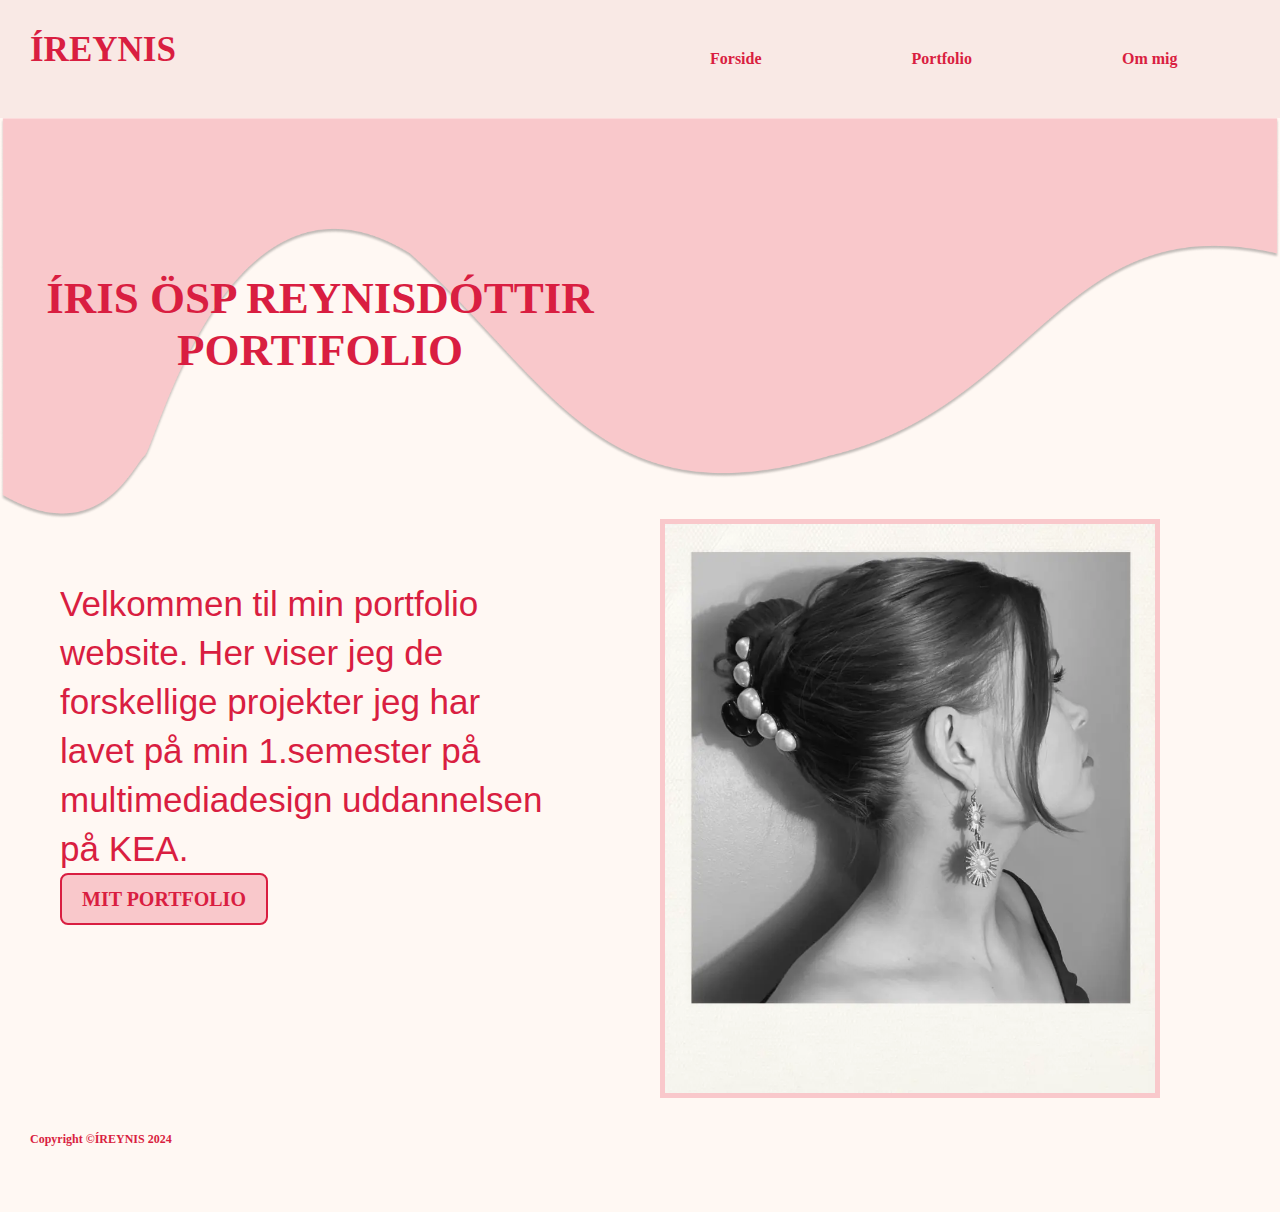
<file: index.html>
<!DOCTYPE html>
<html lang="en">
  <head>
    <meta charset="UTF-8" />
    <meta name="viewport" content="width=device-width, initial-scale=1.0" />
    <meta name="robots" content="noindex" />
    <title>Forside</title>
    <link rel="apple-touch-icon" sizes="180x180" href="favicon_port/apple-touch-icon.png" />
    <link rel="icon" type="image/png" sizes="32x32" href="favicon_port/favicon-32x32.png" />
    <link rel="icon" type="image/png" sizes="16x16" href="favicon_port/favicon-16x16.png" />
    <link rel="manifest" href="favicon_port/site.webmanifest" />
    <link rel="stylesheet" href="style/style.css" />
    <link rel="stylesheet" href="style/layout.css" />
  </head>
  <body>
    <header>
      <section class="grid_1-1">
        <div class="logo">
          <a href="index.html">ÍREYNIS</a>
        </div>
        <div class="navbar">
          <nav>
            <ul>
              <li><a href="index.html">Forside</a></li>
              <li class="dropdown">
                <a href="portifolio.html" class="dropbtn">Portfolio</a>
                <div class="dropdown-content">
                  <a href="tema2.html">Tema 2</a>
                  <a href="tema3.html">Tema 3</a>
                  <a href="tema4.html">Tema 4</a>
                  <a href="tema5.html">Tema 5</a>
                </div>
              </li>
              <li><a href="about.html">Om&nbsp;mig</a></li>
            </ul>
          </nav>
        </div>
      </section>
    </header>
    <main>
      <div class="containter">
        <img src="photos/Vector3.png" class="bordi" alt="pink illustration" />
        <h1>
          ÍRIS ÖSP REYNISDÓTTIR <br />
          PORTIFOLIO
        </h1>
      </div>

      <section class="grid_1-1">
        <div class="fronttekst">
          <h4>Velkommen til min portfolio website. Her viser jeg de forskellige projekter jeg har lavet på min 1.semester på multimediadesign uddannelsen på KEA.</h4>
          <div class="portbtn">
            <a href="portifolio.html" class="portlink">MIT PORTFOLIO</a>
          </div>
        </div>
        <div class="front">
          <img src="photos/forsidewebp.webp" class="frontphoto" alt="side profile girl" />
        </div>
      </section>
    </main>

    <footer><h5>Copyright &copy;ÍREYNIS 2024</h5></footer>
  </body>
</html>
</file>
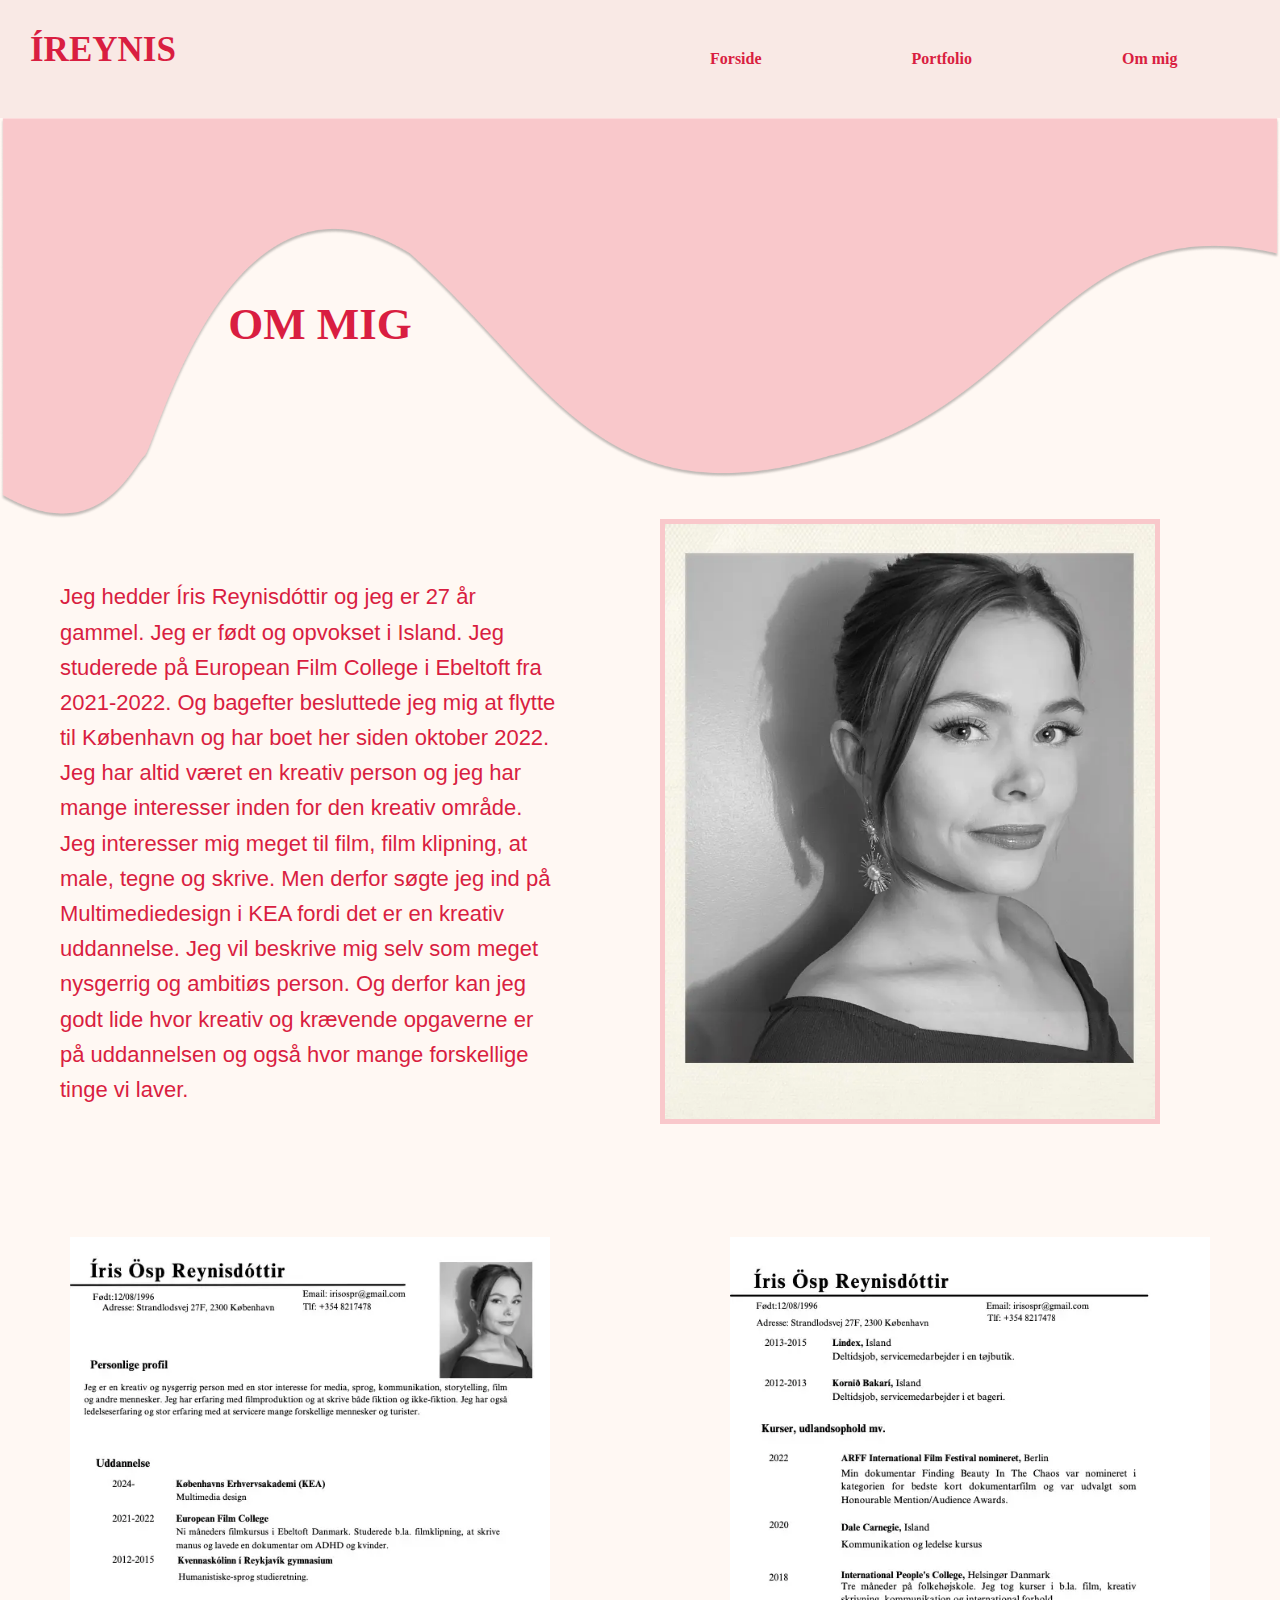
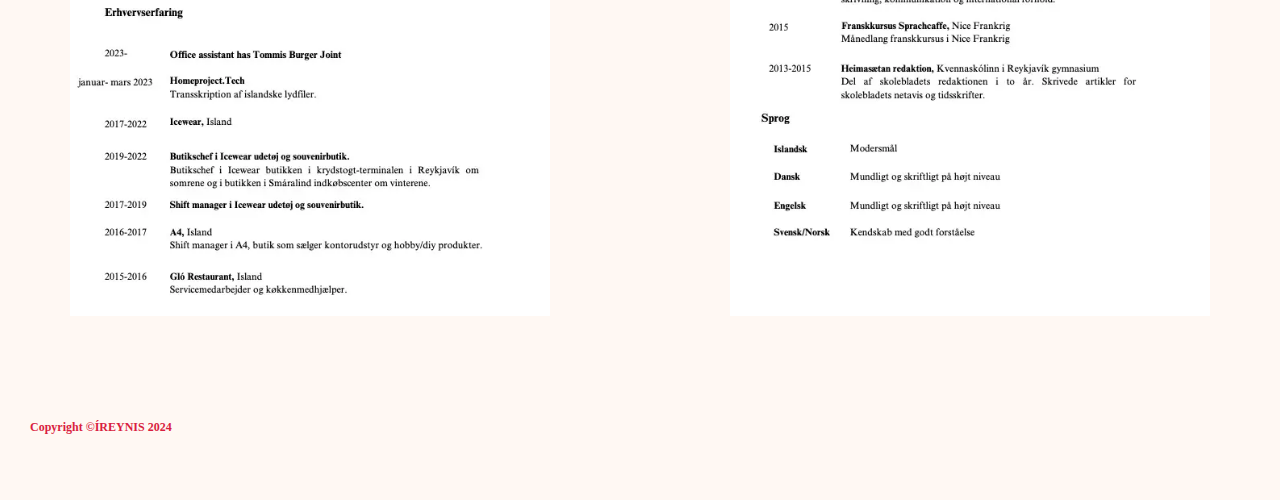
<file: about.html>
<!DOCTYPE html>
<html lang="en">
  <head>
    <meta charset="UTF-8" />
    <meta name="viewport" content="width=device-width, initial-scale=1.0" />
    <meta name="robots" content="noindex" />
    <title>Om mig</title>
    <link rel="apple-touch-icon" sizes="180x180" href="favicon_port/apple-touch-icon.png" />
    <link rel="icon" type="image/png" sizes="32x32" href="favicon_port/favicon-32x32.png" />
    <link rel="icon" type="image/png" sizes="16x16" href="favicon_port/favicon-16x16.png" />
    <link rel="manifest" href="favicon_port/site.webmanifest" />
    <link rel="stylesheet" href="style/style.css" />
    <link rel="stylesheet" href="style/layout.css" />
  </head>
  <body>
    <header>
      <section class="grid_1-1">
        <div class="logo">
          <a href="index.html">ÍREYNIS</a>
        </div>
        <div class="navbar">
          <nav>
            <ul>
              <li><a href="index.html">Forside</a></li>
              <li class="dropdown">
                <a href="portifolio.html" class="dropbtn">Portfolio</a>
                <div class="dropdown-content">
                  <a href="tema2.html">Tema 2</a>
                  <a href="tema3.html">Tema 3</a>
                  <a href="tema4.html">Tema 4</a>
                  <a href="tema5.html">Tema 5</a>
                </div>
              </li>
              <li><a href="about.html">Om&nbsp;mig</a></li>
            </ul>
          </nav>
        </div>
      </section>
    </header>
    <main>
      <div class="containter">
        <img src="photos/Vector3.png" class="bordi" alt="pink illustration" />
        <h1>OM MIG</h1>
      </div>
      <section class="grid_1-1">
        <div class="omtekst">
          <p>Jeg hedder Íris Reynisdóttir og jeg er 27 år gammel. Jeg er født og opvokset i Island. Jeg studerede på European Film College i Ebeltoft fra 2021-2022. Og bagefter besluttede jeg mig at flytte til København og har boet her siden oktober 2022. Jeg har altid været en kreativ person og jeg har mange interesser inden for den kreativ område. Jeg interesser mig meget til film, film klipning, at male, tegne og skrive. Men derfor søgte jeg ind på Multimediedesign i KEA fordi det er en kreativ uddannelse. Jeg vil beskrive mig selv som meget nysgerrig og ambitiøs person. Og derfor kan jeg godt lide hvor kreativ og krævende opgaverne er på uddannelsen og også hvor mange forskellige tinge vi laver.</p>
        </div>
        <div class="omside">
          <img src="photos/jeg.webp" class="myself" alt="portrait photo girl" />
        </div>
      </section>
      <section class="grid_1-1">
        <div class="tema-tekst">
          <img src="photos/cv1.webp" class="cv1" alt="CV" />
        </div>
        <div class="tema-tekst">
          <img src="photos/cv2.webp" class="cv2" alt="CV" />
        </div>
      </section>
    </main>
    <footer><h5>Copyright &copy;ÍREYNIS 2024</h5></footer>
  </body>
</html>
</file>
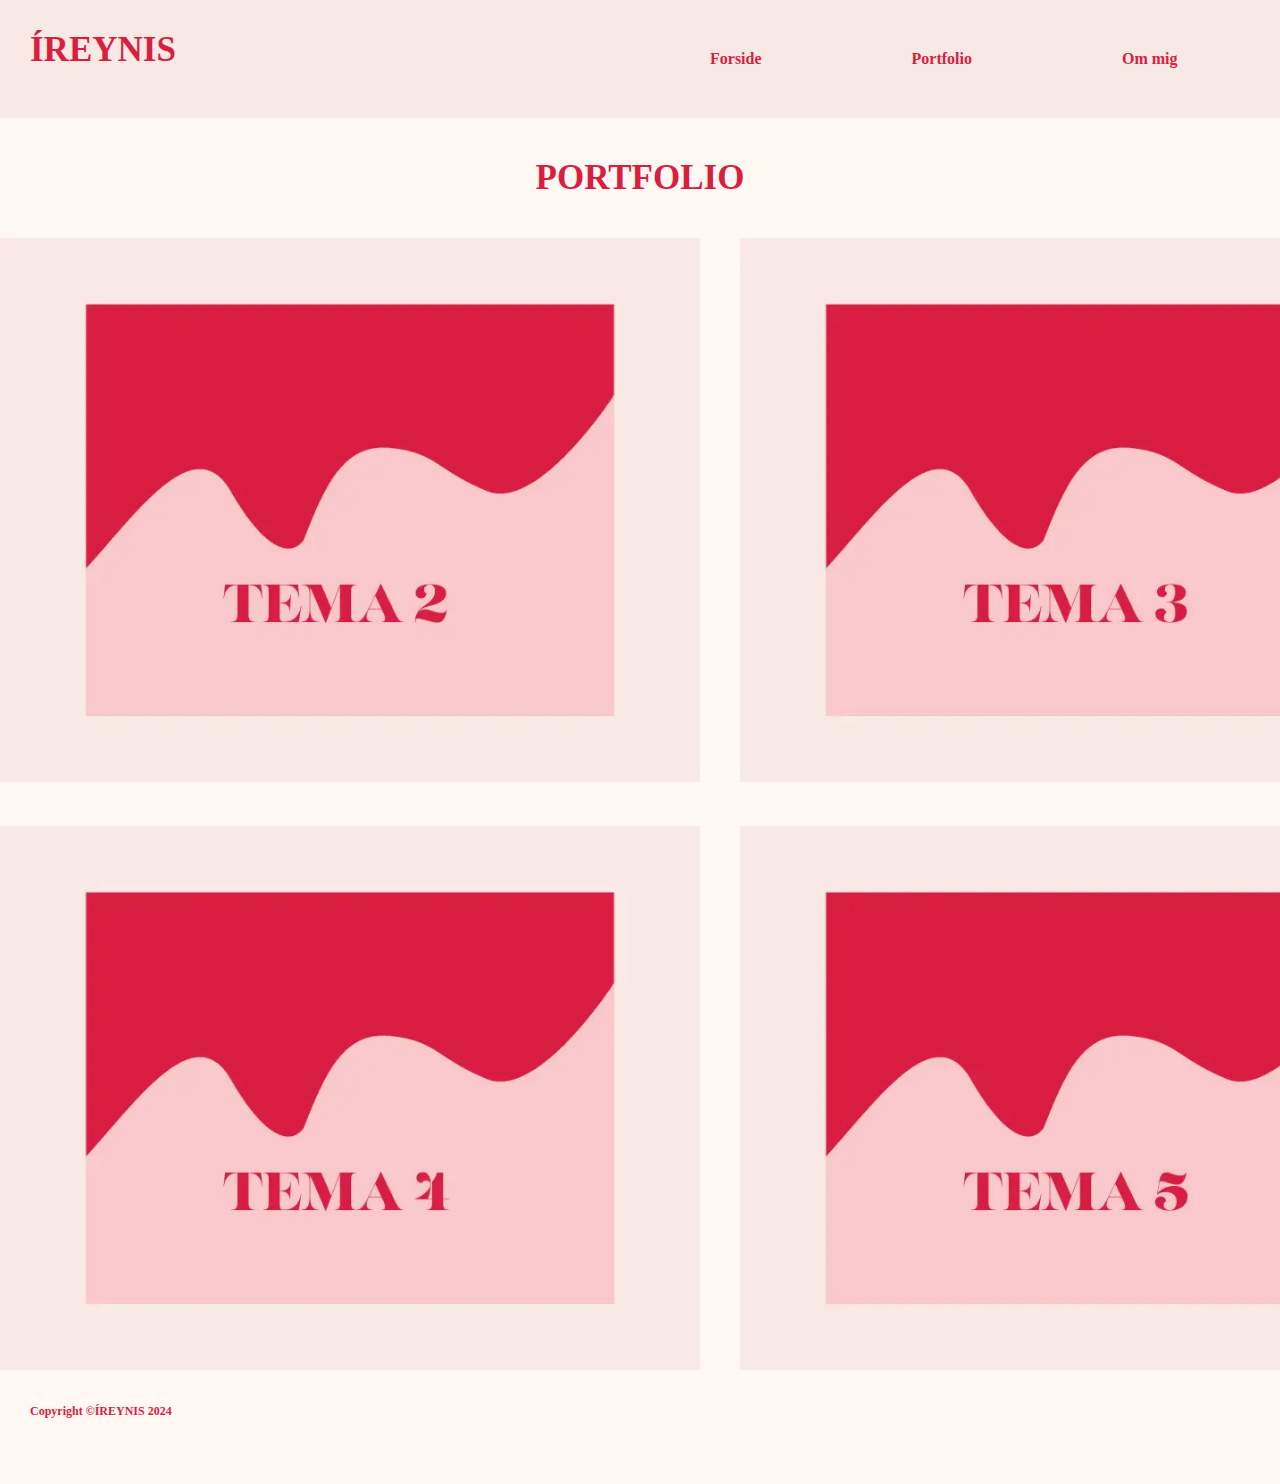
<file: portifolio.html>
<!DOCTYPE html>
<html lang="da">
  <head>
    <meta charset="UTF-8" />
    <meta name="viewport" content="width=device-width, initial-scale=1.0" />
    <meta name="robots" content="noindex" />
    <title>Portifolio</title>
    <link rel="apple-touch-icon" sizes="180x180" href="favicon_port/apple-touch-icon.png" />
    <link rel="icon" type="image/png" sizes="32x32" href="favicon_port/favicon-32x32.png" />
    <link rel="icon" type="image/png" sizes="16x16" href="favicon_port/favicon-16x16.png" />
    <link rel="manifest" href="favicon_port/site.webmanifest" />
    <link rel="stylesheet" href="style/style.css" />
    <link rel="stylesheet" href="style/layout.css" />
  </head>
  <body>
    <header>
      <section class="grid_1-1">
        <div class="logo">
          <a href="index.html">ÍREYNIS</a>
        </div>
        <div class="navbar">
          <nav>
            <ul>
              <li><a href="index.html">Forside</a></li>
              <li class="dropdown">
                <a href="portifolio.html" class="dropbtn">Portfolio</a>
                <div class="dropdown-content">
                  <a href="tema2.html">Tema 2</a>
                  <a href="tema3.html">Tema 3</a>
                  <a href="tema4.html">Tema 4</a>
                  <a href="tema5.html">Tema 5</a>
                </div>
              </li>
              <li><a href="about.html">Om&nbsp;mig</a></li>
            </ul>
          </nav>
        </div>
      </section>
    </header>
    <main>
      <div class="porti-tekst">
        <h2>PORTFOLIO</h2>
      </div>
      <section class="grid_1-1">
        <div class="porti">
          <a href="tema2.html">
            <img src="photos/tema2.webp" class="tema2" alt="Box illustration" />
          </a>
        </div>
        <div class="porti">
          <a href="tema3.html">
            <img src="photos/tema3.webp" class="tema3" alt="Box illustration" />
          </a>
        </div>
        <div class="porti">
          <a href="tema4.html">
            <img src="photos/tema4.webp" class="tema4" alt="Box illustration" />
          </a>
        </div>
        <div class="porti">
          <a href="tema5.html">
            <img src="photos/tema5.webp" class="tema5" alt="Box illustration" />
          </a>
        </div>
      </section>
    </main>
    <footer><h5>Copyright &copy;ÍREYNIS 2024</h5></footer>
  </body>
</html>
</file>
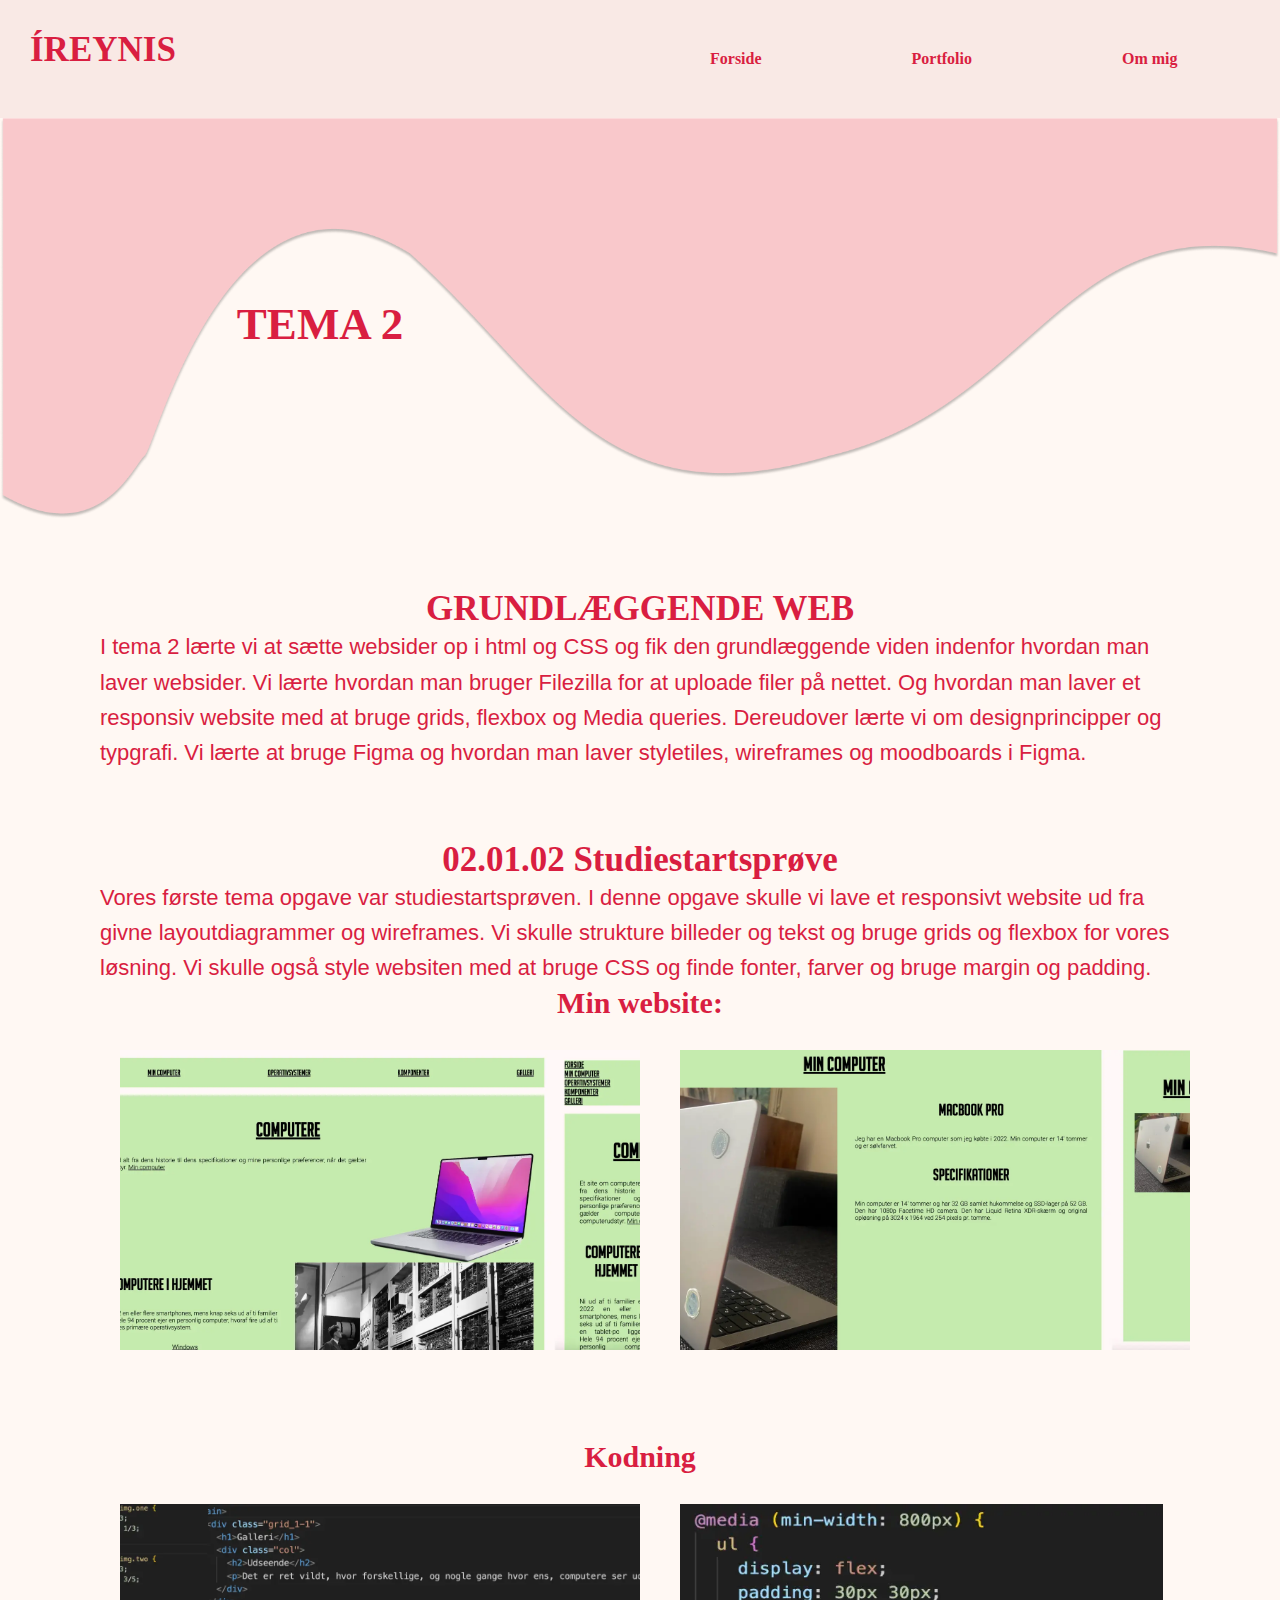
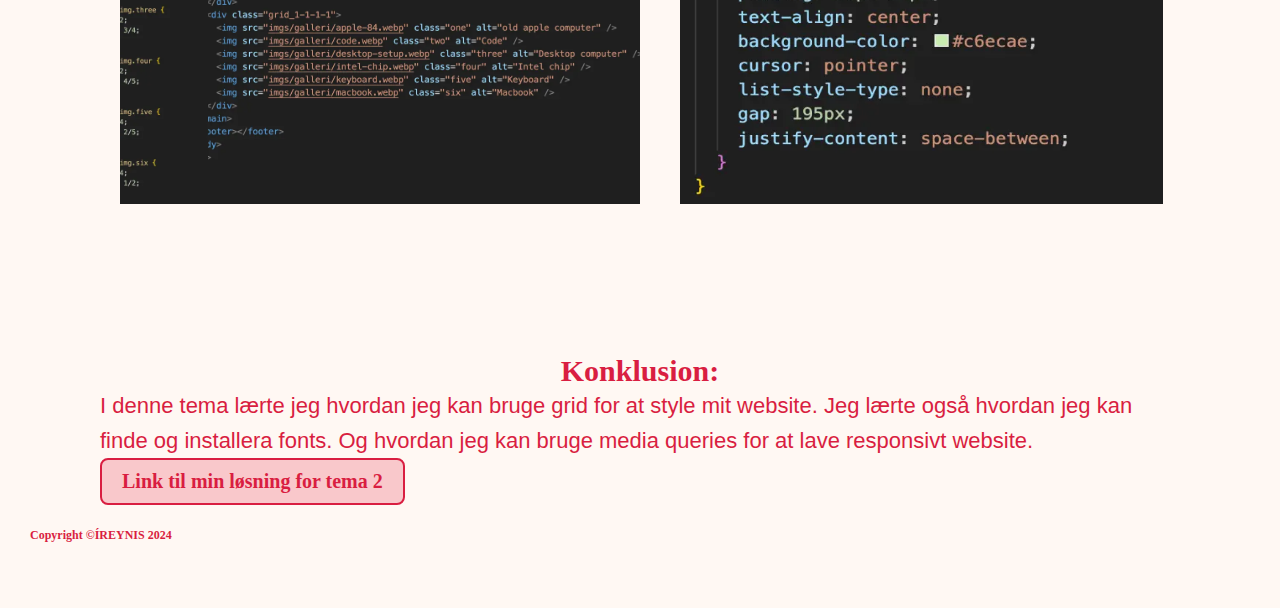
<file: tema2.html>
<!DOCTYPE html>
<html lang="da">
  <head>
    <meta charset="UTF-8" />
    <meta name="viewport" content="width=device-width, initial-scale=1.0" />
    <meta name="robots" content="noindex" />
    <title>Tema 2</title>
    <link rel="apple-touch-icon" sizes="180x180" href="favicon_port/apple-touch-icon.png" />
    <link rel="icon" type="image/png" sizes="32x32" href="favicon_port/favicon-32x32.png" />
    <link rel="icon" type="image/png" sizes="16x16" href="favicon_port/favicon-16x16.png" />
    <link rel="manifest" href="favicon_port/site.webmanifest" />
    <link rel="stylesheet" href="style/style.css" />
    <link rel="stylesheet" href="style/layout.css" />
  </head>
  <body>
    <header>
      <section class="grid_1-1">
        <div class="logo">
          <a href="index.html">ÍREYNIS</a>
        </div>
        <div class="navbar">
          <nav>
            <ul>
              <li><a href="index.html">Forside</a></li>
              <li class="dropdown">
                <a href="portifolio.html" class="dropbtn">Portfolio</a>
                <div class="dropdown-content">
                  <a href="tema2.html">Tema 2</a>
                  <a href="tema3.html">Tema 3</a>
                  <a href="tema4.html">Tema 4</a>
                  <a href="tema5.html">Tema 5</a>
                </div>
              </li>
              <li><a href="about.html">Om&nbsp;mig</a></li>
            </ul>
          </nav>
        </div>
      </section>
    </header>
    <main>
      <div class="containter">
        <img src="photos/Vector3.png" class="bordi" alt="pink illustration" />
        <h1>TEMA 2</h1>
      </div>
      <div class="tema">
        <div class="tema-tekst">
          <h2>GRUNDLÆGGENDE WEB</h2>
          <p>I tema 2 lærte vi at sætte websider op i html og CSS og fik den grundlæggende viden indenfor hvordan man laver websider. Vi lærte hvordan man bruger Filezilla for at uploade filer på nettet. Og hvordan man laver et responsiv website med at bruge grids, flexbox og Media queries. Dereudover lærte vi om designprincipper og typgrafi. Vi lærte at bruge Figma og hvordan man laver styletiles, wireframes og moodboards i Figma.</p>
        </div>

        <div class="tema-tekst">
          <h2>02.01.02 Studiestartsprøve</h2>

          <p>Vores første tema opgave var studiestartsprøven. I denne opgave skulle vi lave et responsivt website ud fra givne layoutdiagrammer og wireframes. Vi skulle strukture billeder og tekst og bruge grids og flexbox for vores løsning. Vi skulle også style websiten med at bruge CSS og finde fonter, farver og bruge margin og padding.</p>
          <h3>Min website:</h3>
          <div class="slideshow">
            <img src="photos/tema2pic.webp" alt="website screenshot" />
            <img src="photos/mincomputer.webp" alt="website screenshot" />
            <img src="photos/operative.webp" alt="website screenshot" />
            <img src="photos/kompo.webp" alt="website screenshot" />
            <img src="photos/galleri.webp" alt="website screenshot" />
          </div>
          <h3>Kodning</h3>
          <div class="slideshow">
            <img src="photos/grid.webp" alt="grids" />
            <img src="photos/media.webp" alt="media" />
            <img src="photos/font.webp" alt="font" />
          </div>
        </div>
        <div class="tema-tekst">
          <h3>Konklusion:</h3>
          <p>I denne tema lærte jeg hvordan jeg kan bruge grid for at style mit website. Jeg lærte også hvordan jeg kan finde og installera fonts. Og hvordan jeg kan bruge media queries for at lave responsivt website.</p>
          <div class="portbtn">
            <a href="http://ireynis.dk/kea/02_web/01_website/website/index.html" target="blank" class="portlink">Link til min løsning for tema 2</a>
          </div>
        </div>
      </div>
    </main>

    <footer><h5>Copyright &copy;ÍREYNIS 2024</h5></footer>
  </body>
</html>
</file>
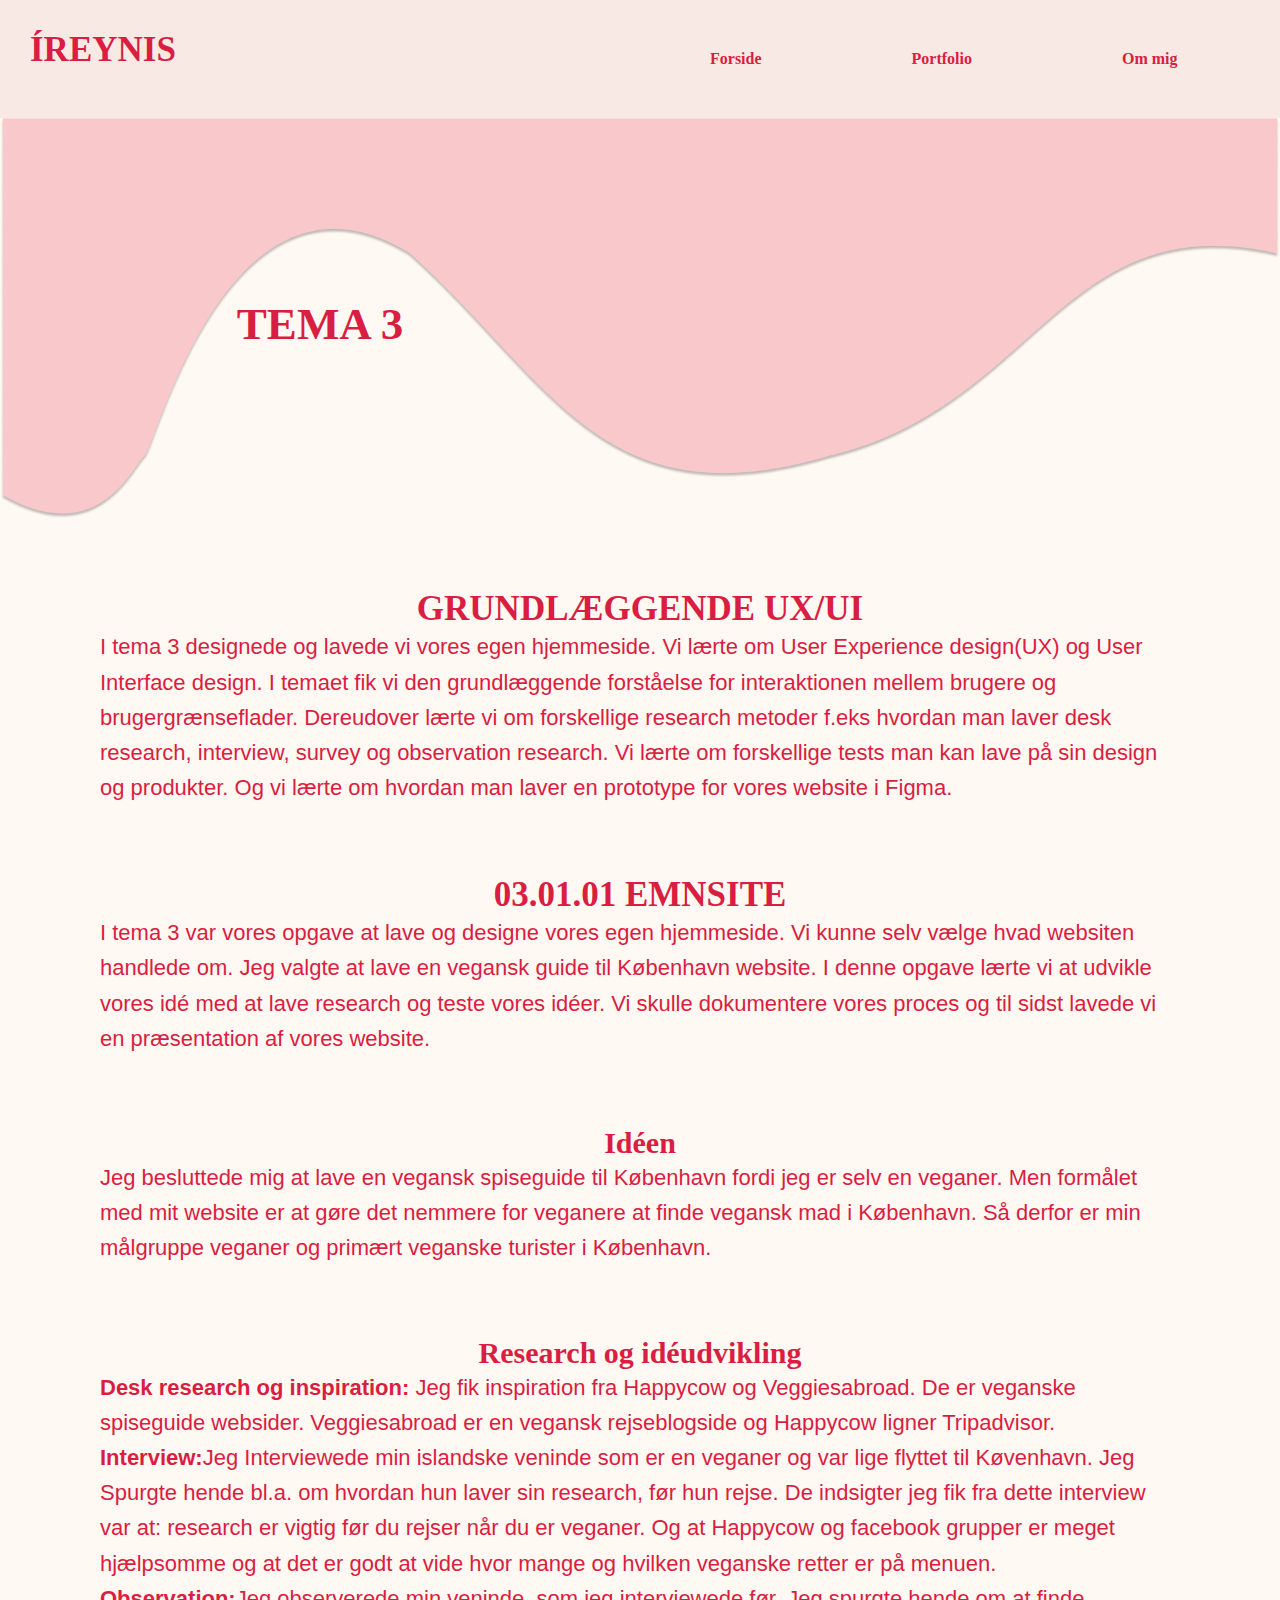
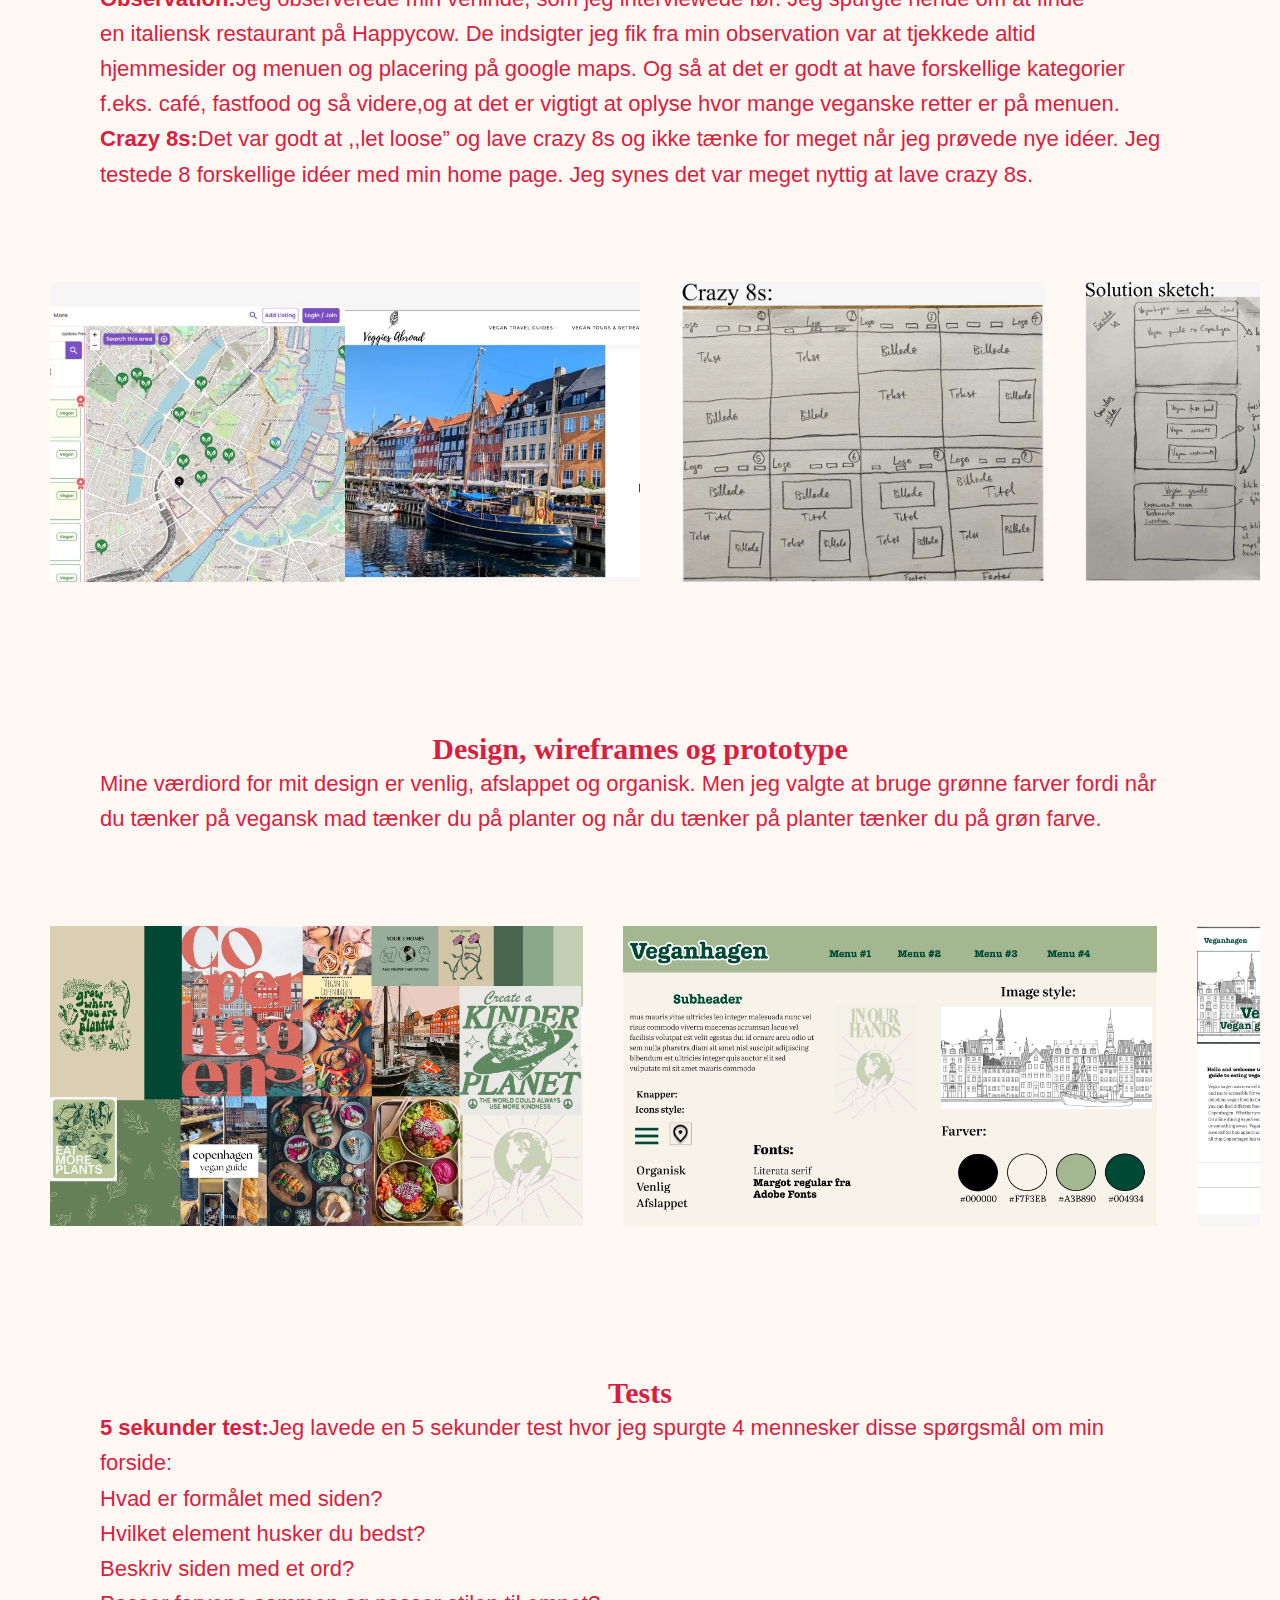
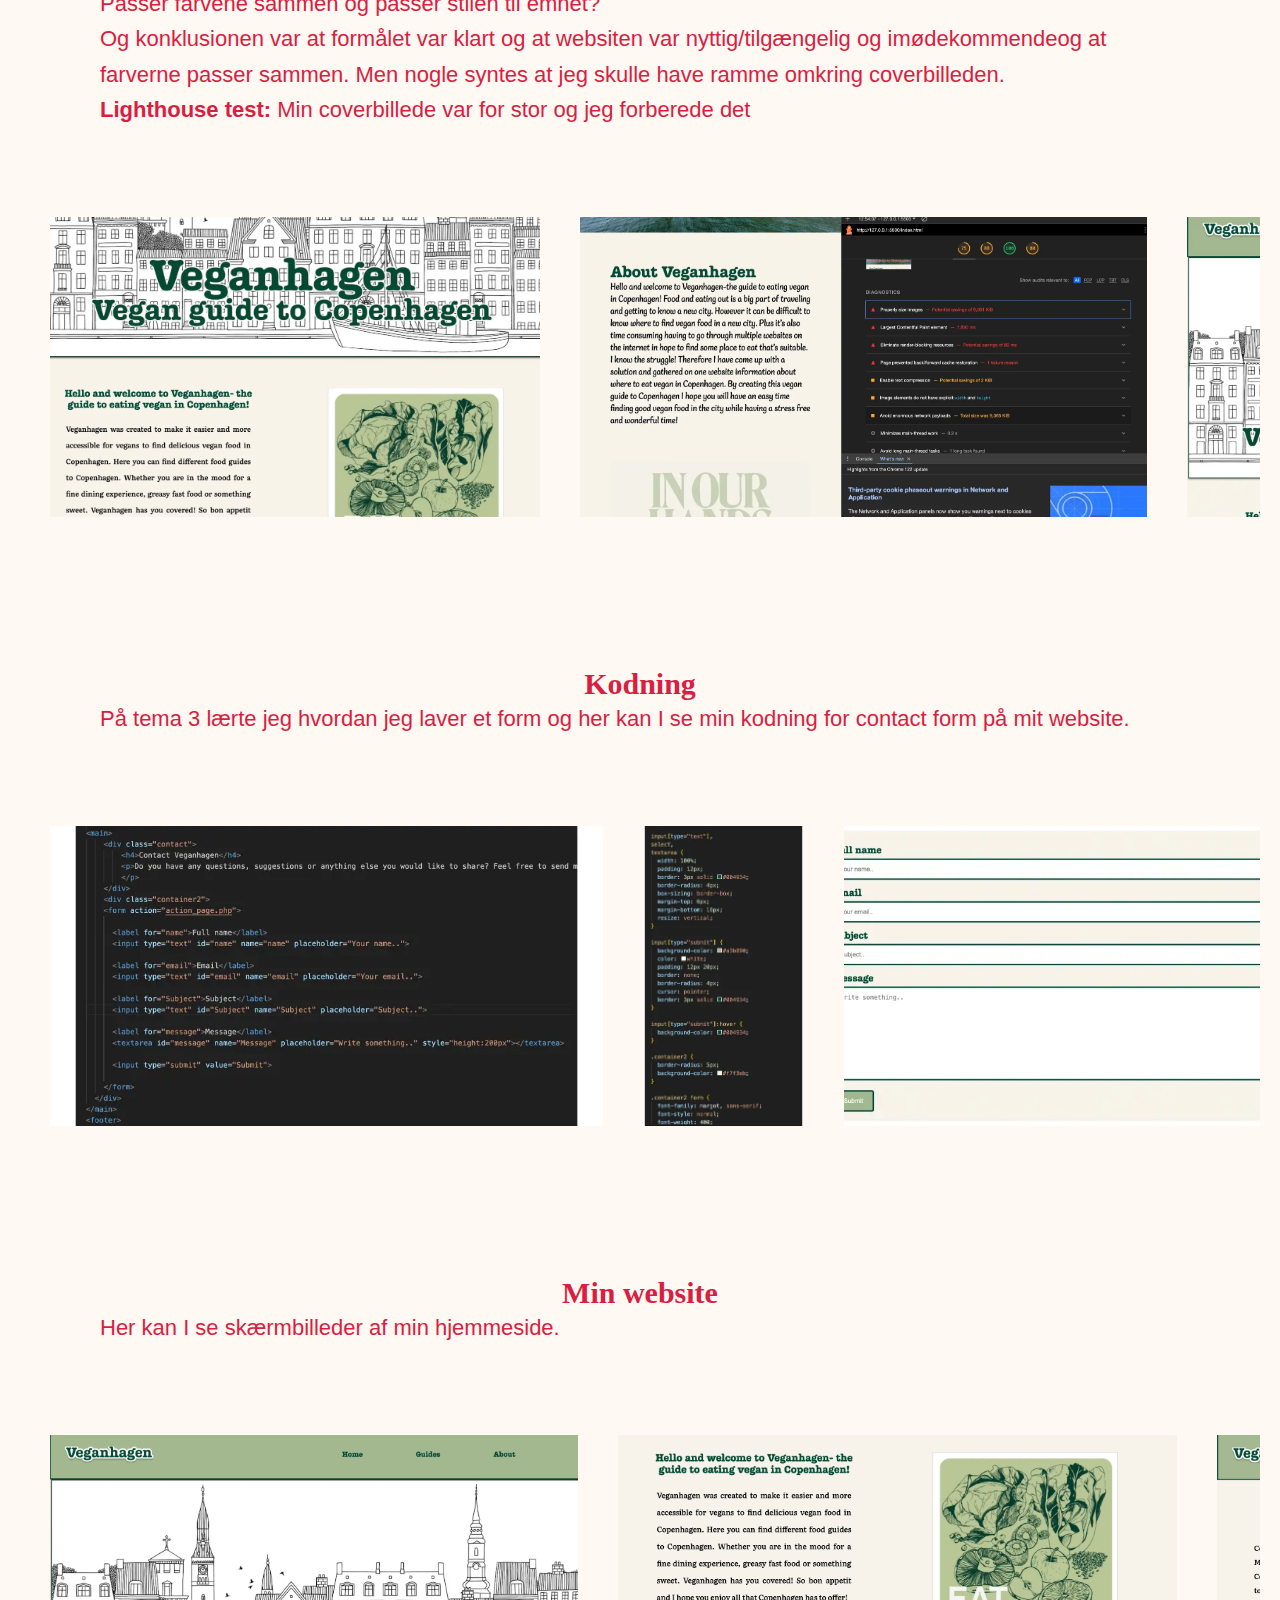
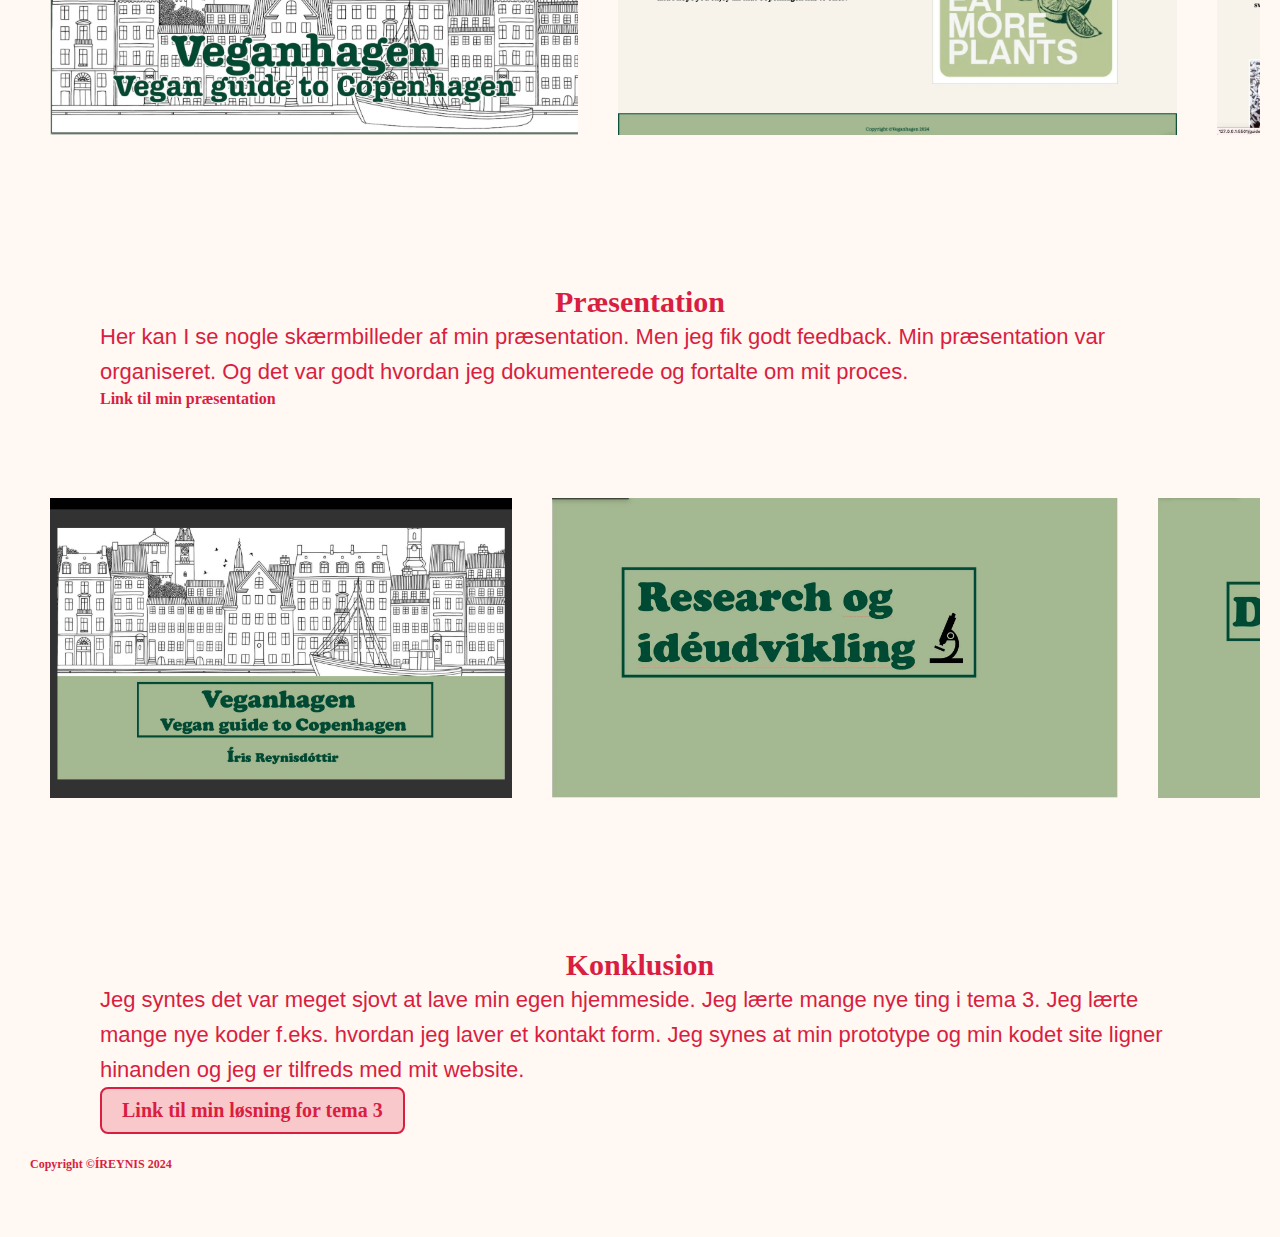
<file: tema3.html>
<!DOCTYPE html>
<html lang="da">
  <head>
    <meta charset="UTF-8" />
    <meta name="viewport" content="width=device-width, initial-scale=1.0" />
    <meta name="robots" content="noindex" />
    <title>Tema 3</title>
    <link rel="apple-touch-icon" sizes="180x180" href="favicon_port/apple-touch-icon.png" />
    <link rel="icon" type="image/png" sizes="32x32" href="favicon_port/favicon-32x32.png" />
    <link rel="icon" type="image/png" sizes="16x16" href="favicon_port/favicon-16x16.png" />
    <link rel="manifest" href="favicon_port/site.webmanifest" />
    <link rel="stylesheet" href="style/style.css" />
    <link rel="stylesheet" href="style/layout.css" />
  </head>
  <body>
    <header>
        <section class="grid_1-1">
          <div class="logo">
            <a href="index.html">ÍREYNIS</a>
          </div>
          <div class="navbar">
            <nav>
              <ul>
                <li><a href="index.html">Forside</a></li>
                <li class="dropdown">
                  <a href="portifolio.html" class="dropbtn">Portfolio</a>
                  <div class="dropdown-content">
                    <a href="tema2.html">Tema 2</a>
                    <a href="tema3.html">Tema 3</a>
                    <a href="tema4.html">Tema 4</a>
                    <a href="tema5.html">Tema 5</a>
                  </div>
                </li>
                <li><a href="about.html">Om&nbsp;mig</a></li>
              </ul>
            </nav>
          </div>
        </section>
      </header>
    <main>
        <div class="containter">
            <img src="photos/Vector3.png" class="bordi" alt="pink illustration" />
            <h1>
            TEMA 3
          </div>
          <div class="tema">
          <div class="tema-tekst">
          <H2>GRUNDLÆGGENDE UX/UI</H2>
          <p>
            I tema 3 designede og lavede vi vores egen hjemmeside. Vi lærte om User Experience design(UX) og User Interface design. I temaet fik vi den grundlæggende forståelse for interaktionen mellem brugere og brugergrænseflader. 
            Dereudover lærte vi om forskellige research metoder f.eks hvordan man laver desk research, interview, survey og observation research. Vi lærte om forskellige tests man kan lave på sin design og produkter. Og vi lærte om hvordan man laver en prototype for vores website i Figma. </p>
        </div>
        <div class="tema-tekst">
          <h2>03.01.01 EMNSITE</h2>
          <p>I tema 3 var vores opgave at lave og designe vores egen hjemmeside. Vi kunne  selv vælge hvad websiten handlede om. Jeg valgte at lave en vegansk guide til København website. I denne opgave lærte vi at udvikle vores idé med at lave research og teste vores idéer. Vi skulle dokumentere vores proces og til sidst lavede vi en præsentation af vores website. </p>
        </div>
        <div class="tema-tekst">
        <h3>Idéen</h3>
        <p>Jeg besluttede mig at lave en vegansk spiseguide til København fordi jeg er selv en veganer. Men formålet med mit website er at gøre det nemmere for veganere at finde vegansk mad i København. Så derfor er min målgruppe veganer og primært veganske turister i København.</p>
      </div>
       
        <div class="tema-tekst">
          <h3>Research og idéudvikling</h3>
   <p><b>Desk research og inspiration:</b> Jeg fik inspiration fra Happycow og Veggiesabroad. De er veganske spiseguide websider. Veggiesabroad er en vegansk rejseblogside og Happycow ligner Tripadvisor.</p>
        <p><b>Interview:</b>Jeg Interviewede min islandske veninde som er en veganer og var lige flyttet til Køvenhavn. ​Jeg Spurgte hende bl.a. om hvordan hun laver sin research, før hun rejse. De indsigter jeg fik fra dette interview var at: research er vigtig før du rejser når du er veganer. Og at Happycow og facebook grupper er meget hjælpsomme og at det er godt at vide hvor mange og hvilken veganske retter er på menuen. </p>
        <p><b>Observation:</b>Jeg observerede min veninde, som jeg interviewede før. ​Jeg spurgte hende om at finde 
          en italiensk restaurant på Happycow. De indsigter jeg fik fra min observation var at 
         tjekkede altid hjemmesider og menuen og placering på google maps. ​
         Og så at det er godt at have forskellige kategorier f.eks. café, fastfood og så videre,​og at det er vigtigt at oplyse hvor mange veganske retter er på menuen. ​</p>
     <p><b>Crazy 8s:</b>Det var godt at ,,let loose” og lave crazy 8s og ikke tænke for meget når jeg prøvede nye idéer. Jeg testede 8 forskellige idéer med min home page. Jeg synes det var meget nyttig at lave crazy 8s. </p>
        </div>
        <div class="slideshow">
          <img src="photos/inspi.webp" alt="Inspiration website" />
          <img src="photos/crazy8.webp" alt="crazy 8" />
          <img src="photos/solutionsketch.webp" alt="website styletile" />
        </div>
      
        <div class="tema-tekst">
          <h3>Design, wireframes og prototype</h3>
          <p>Mine værdiord for mit design er venlig, afslappet og organisk. Men jeg valgte at bruge grønne farver fordi når du tænker på vegansk mad tænker du på planter og når du tænker på planter tænker du på grøn farve. </p>
        </div>
        <div class="slideshow">
          <img src="photos/veganmoodboard.webp" alt="website moodboard" />
          <img src="photos/Styletile2.webp" alt="website styletile" />
          <img src="photos/vegwire.webp" alt="website wireframe desktop" />
          <img src="photos/vegwire2.webp" alt="website wireframe mobile" />
          <img src="photos/proto.webp" alt="website prototype" />
          <img src="photos/proto2.webp" alt="website prototype" />
        </div>
        <div class="tema-tekst">
        <h3>Tests</h3>
        <p><b>5 sekunder test:</b>Jeg lavede en 5 sekunder test hvor jeg spurgte 4 mennesker disse spørgsmål om min forside: <br>
          Hvad er formålet med siden?​<br>
          Hvilket element husker du bedst?​<br>
          Beskriv siden med et ord?​<br>
          Passer farvene sammen og passer stilen til emnet? <br>
          Og konklusionen var at formål​et var klart og at websiten var nyttig/tilgængelig og imødekommende​
          og at farverne passer sammen. 
          Men nogle syntes at jeg skulle have ramme omkring coverbilleden. </p>
        <p><b>Lighthouse test:</b> Min coverbillede var for stor og jeg forberede det</p>
      </div>
        <div class="slideshow">
          <img src="photos/5sec.webp" alt="5 secund test webpage" />
          <img src="photos/lightbad.webp" alt="lighthouse test" />
          <img src="photos/lightgood.webp" alt="lighthouse test" />
         
        </div>
        <div class="tema-tekst">
        <h3>Kodning</h3>
        <p>På tema 3 lærte jeg hvordan jeg laver et form og her kan I se min kodning for contact form på mit website.</p>
      </div>
        <div class="slideshow">
          <img src="photos/htmlform.webp" alt="Contact form" />
          <img src="photos/cssform.webp" alt="Contact form" />
          <img src="photos/webform.webp" alt="Contact form" />
          <img src="photos/drophmtl.webp" alt="Dropdown menu" />
          <img src="photos/dropcss.webp" alt="Dropdown menu" />
          <img src="photos/dropweb.webp" alt="Dropdown menu" />
        </div>
        <div class="tema-tekst">
        <h3>Min website </h3>
        <p>Her kan I se skærmbilleder af min hjemmeside.</p>
      </div>
        <div class="slideshow">
          <img src="photos/vegforside.webp" alt="Veganhagen front page" />
          <img src="photos/vegforside2.webp" alt="Veganhagen front pagem" />
          <img src="photos/vegguides.webp" alt="Vegangagen guide" />
          <img src="photos/vegguide2.webp" alt="Vegangagen guide" />
          <img src="photos/vegguide3.webp" alt="Vegangagen guide" />
          <img src="photos/aboutveg.webp" alt="Veganhagen about" />
        </div>
        <div class="tema-tekst">
        <h3>Præsentation</h3>
        <p>Her kan I se nogle skærmbilleder af min præsentation. Men jeg fik godt feedback. Min præsentation var organiseret. Og det var godt hvordan jeg dokumenterede og fortalte om mit proces. </p>
        <a href="https://studkea-my.sharepoint.com/:p:/r/personal/irre0001_stud_kea_dk/Documents/Presentation%20Veganhagen.pptx?d=wfb2437160acf42b0a24b6f3f926fb317&csf=1&web=1&e=Zs8itX">Link til min præsentation</a>
      </div>
        <link rel="stylesheet" href="https://studkea-my.sharepoint.com/:p:/r/personal/irre0001_stud_kea_dk/Documents/Presentation%20Veganhagen.pptx?d=wfb2437160acf42b0a24b6f3f926fb317&csf=1&web=1&e=NoR4qP">
        <div class="slideshow">
          <img src="photos/pre1.webp" alt="Presentation" />
          <img src="photos/pre2.webp" alt="Presentation" />
          <img src="photos/pre3.webp" alt="Presentation" />
          <img src="photos/pre4.webp" alt="Presentation" />
          <img src="photos/pre5.webp" alt="Presentation" />
        
        </div>
        <div class="tema-tekst">
        <h3>Konklusion</h3>
        <p>Jeg syntes det var meget sjovt at lave min egen hjemmeside. Jeg lærte mange nye ting i tema 3. Jeg lærte mange nye koder f.eks. hvordan jeg laver et kontakt form. Jeg synes at min prototype og min kodet site ligner hinanden og jeg er tilfreds med mit website.</p>
        <div class="portbtn">
          <a href="https://ireynis.dk/kea/03_ux/01_kodet_site/" target="blank" class="portlink">Link til min løsning for tema 3</a>
        </div>
      </div>
      </div>
    </main>
    <footer><h5>Copyright &copy;ÍREYNIS 2024</h5></footer>
  </body>
</html>
</file>
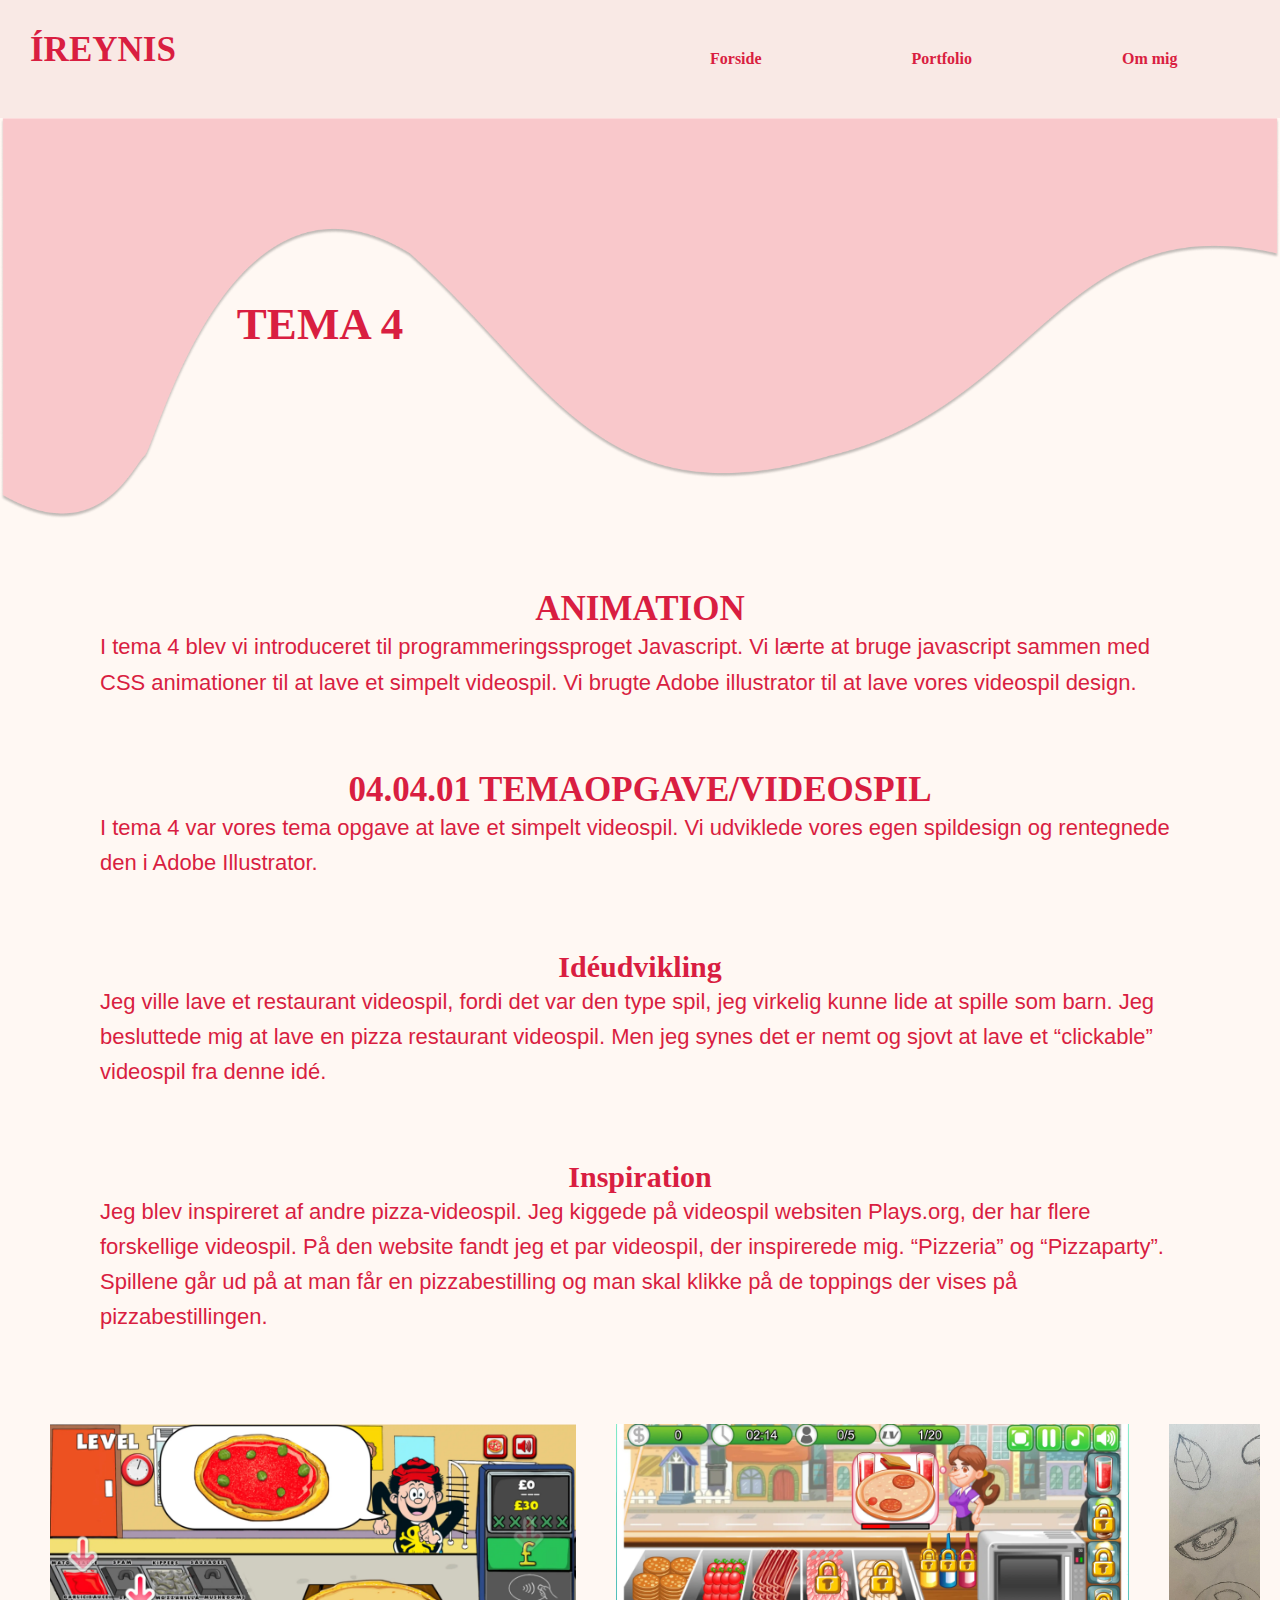
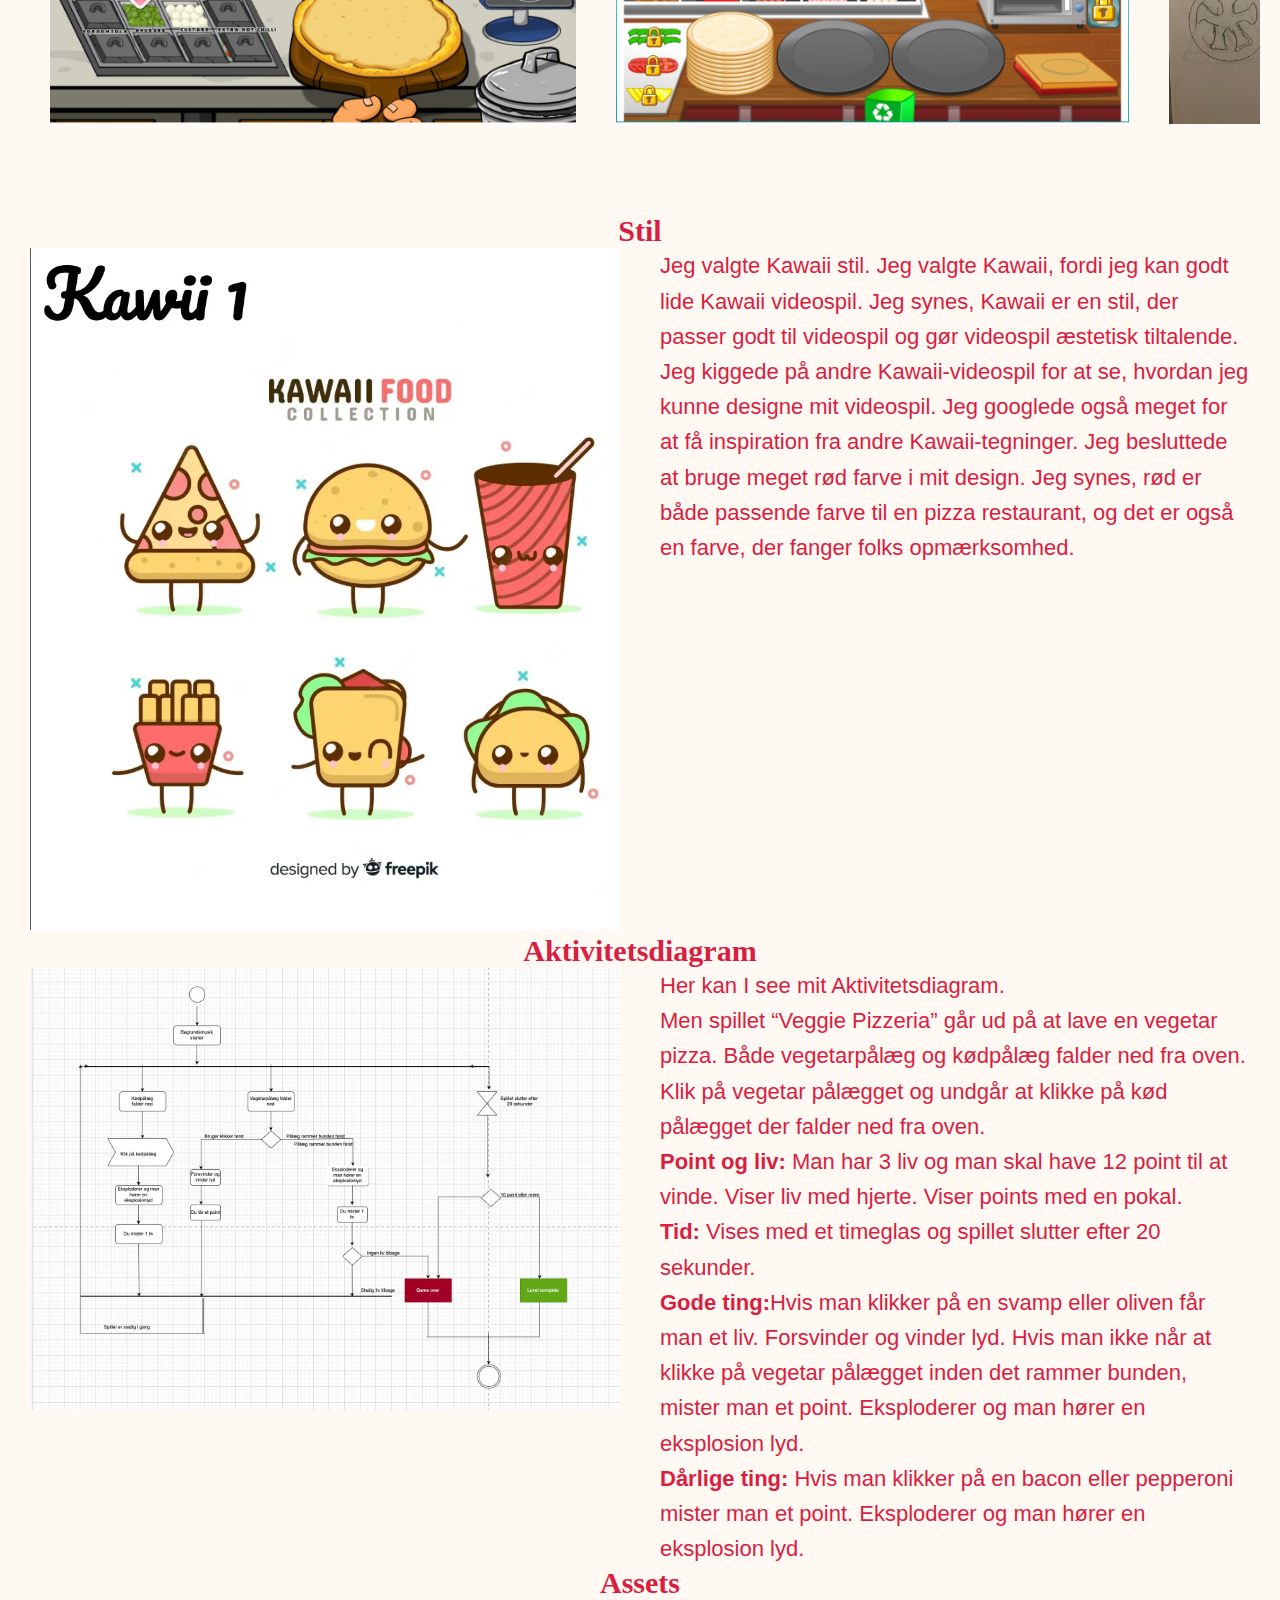
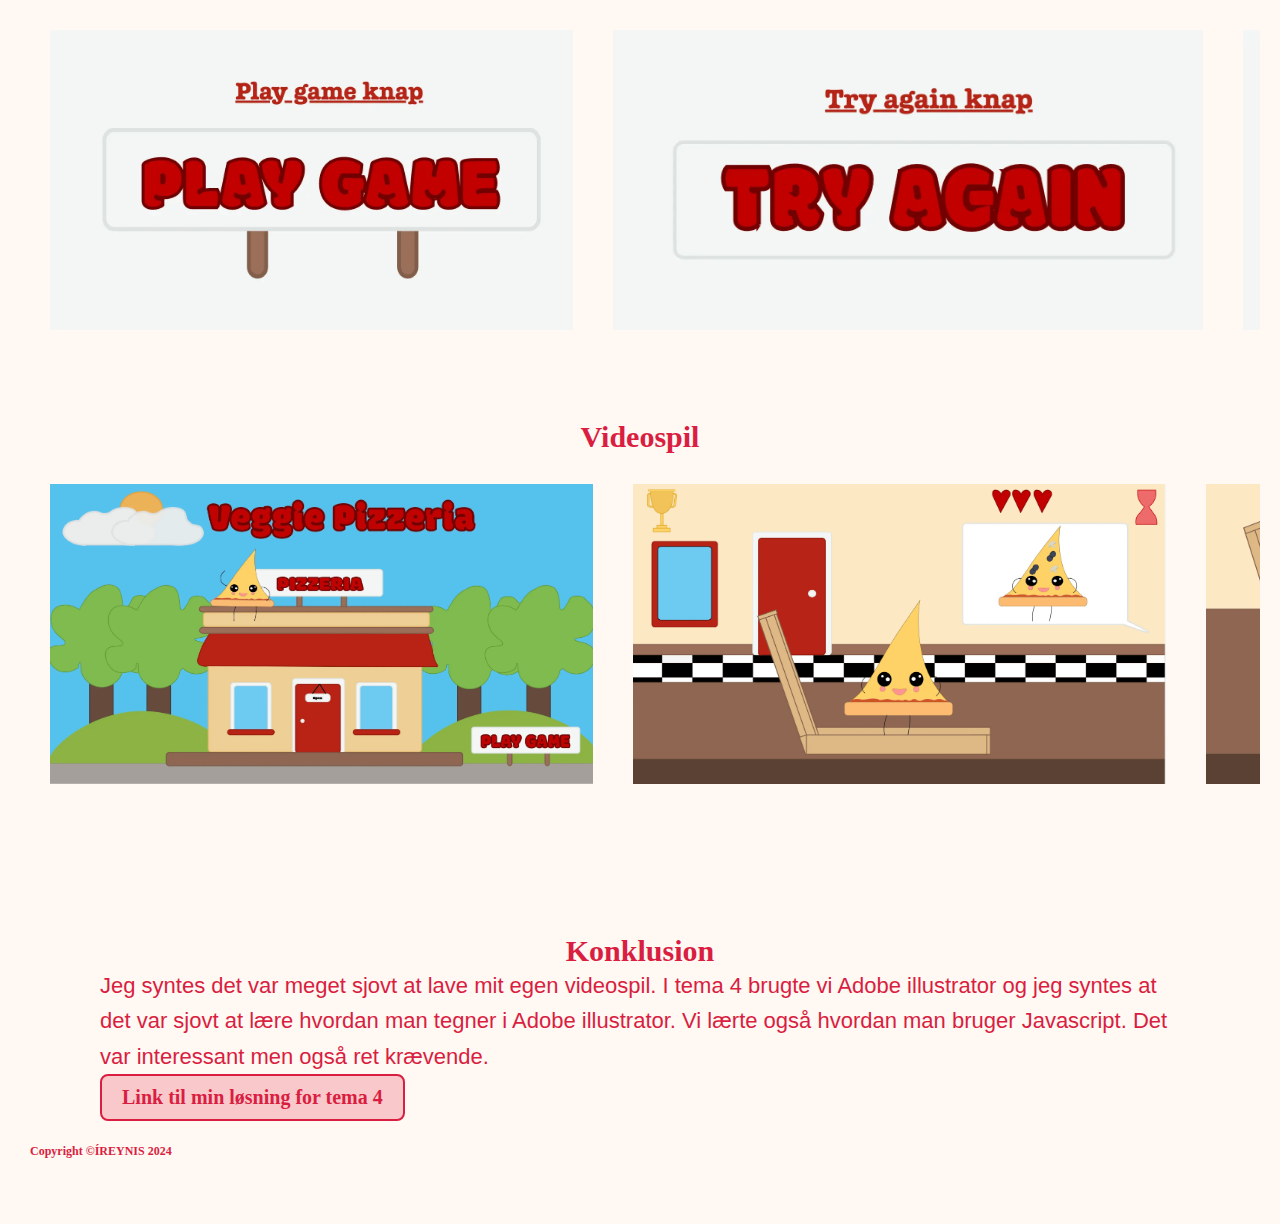
<file: tema4.html>
<!DOCTYPE html>
<html lang="da">
  <head>
    <meta charset="UTF-8" />
    <meta name="viewport" content="width=device-width, initial-scale=1.0" />
    <meta name="robots" content="noindex" />
    <title>Tema 4</title>
    <link rel="apple-touch-icon" sizes="180x180" href="favicon_port/apple-touch-icon.png" />
    <link rel="icon" type="image/png" sizes="32x32" href="favicon_port/favicon-32x32.png" />
    <link rel="icon" type="image/png" sizes="16x16" href="favicon_port/favicon-16x16.png" />
    <link rel="manifest" href="favicon_port/site.webmanifest" />
    <link rel="stylesheet" href="style/style.css" />
    <link rel="stylesheet" href="style/layout.css" />
  </head>
  <body>
    <header>
        <section class="grid_1-1">
          <div class="logo">
            <a href="index.html">ÍREYNIS</a>
          </div>
          <div class="navbar">
            <nav>
              <ul>
                <li><a href="index.html">Forside</a></li>
                <li class="dropdown">
                  <a href="portifolio.html" class="dropbtn">Portfolio</a>
                  <div class="dropdown-content">
                    <a href="tema2.html">Tema 2</a>
                    <a href="tema3.html">Tema 3</a>
                    <a href="tema4.html">Tema 4</a>
                    <a href="tema5.html">Tema 5</a>
                  </div>
                </li>
                <li><a href="about.html">Om&nbsp;mig</a></li>
              </ul>
            </nav>
          </div>
        </section>
      </header>
    <main>
        <div class="containter">
            <img src="photos/Vector3.png" class="bordi" alt="pink illustration" />
            <h1>
            TEMA 4
          </div>
          <div class="tema">
          <div class="tema-tekst">
          <H2>ANIMATION</H2>
          <p>I tema 4 blev vi introduceret til programmeringssproget Javascript. Vi lærte at bruge javascript sammen med CSS animationer til at lave et simpelt videospil. Vi brugte Adobe illustrator til at lave vores videospil design. </p>
        </div>
        <div class="tema-tekst">
          <h2>04.04.01 TEMAOPGAVE/VIDEOSPIL</h2>
          <p>I tema 4 var vores tema opgave at lave et simpelt videospil. Vi udviklede vores egen spildesign og rentegnede den i Adobe Illustrator. </p>
        </div>
        <div class="tema-tekst">
        <h3>Idéudvikling</h3>
        <p>Jeg ville lave et restaurant videospil, fordi det var den type spil, jeg virkelig kunne lide at spille som barn. Jeg besluttede mig at lave en pizza restaurant videospil. Men jeg synes det er nemt og sjovt at lave et “clickable” videospil fra denne idé.</p>
      </div>
      <div class="tema-tekst">
        <h3>Inspiration</h3>
        <p>Jeg blev inspireret af andre pizza-videospil. Jeg kiggede på videospil websiten Plays.org, der har flere forskellige videospil. På den website fandt jeg et par videospil, der inspirerede mig. “Pizzeria” og “Pizzaparty”. Spillene går ud på at man får en pizzabestilling og man skal klikke på de toppings der vises på pizzabestillingen.</p>
      </div>
        <div class="slideshow">
          <img src="photos/inspoan1.webp" alt="Pizza party videogame" />
          <img src="photos/inspoan2.webp" alt="Pizzeria videogame" />
          <img src="photos/sketch1.webp" alt="sketch" />
          <img src="photos/sketch2.webp" alt="sketch" />
          <img src="photos/sketch3.webp" alt="sketch" />
        </div>
        <h3>Stil</h3>
        <section class="grid_1-1">
           <div class="col">
         <img src="photos/kawaii1.webp" class="kawaii" alt="Kawaii style">
         </div>
         <div class="col">
        <p>Jeg valgte Kawaii stil. Jeg valgte Kawaii, fordi jeg kan godt lide Kawaii videospil. Jeg synes, Kawaii er en stil, der passer godt til videospil og gør videospil æstetisk tiltalende. Jeg kiggede på andre Kawaii-videospil for at se, hvordan jeg kunne designe mit videospil. Jeg googlede også meget for at få inspiration fra andre Kawaii-tegninger. Jeg besluttede at bruge meget rød farve i mit design. Jeg synes, rød er både passende farve til en pizza restaurant, og det er også en farve, der fanger folks opmærksomhed.</p>
          </div>   
                 </section>
        <h3>Aktivitetsdiagram</h3>
        <section class="grid_1-1">

 <div class="col">
<img src="photos/diagram.webp" class="diagram" alt="Aktivitetsdiagram">
</div>
<div class="col">
  <p>Her kan I see mit Aktivitetsdiagram. <br>Men
    spillet “Veggie Pizzeria” går ud på at lave en vegetar pizza. Både vegetarpålæg og kødpålæg falder ned fra oven. Klik på vegetar pålægget og undgår at klikke på kød pålægget der falder ned fra oven. <br>
   <b>Point og liv: </b> Man har 3 liv og man skal have 12 point til at vinde. Viser liv med hjerte. Viser points med en pokal. <br>
    <b>Tid:</b> Vises med et timeglas og spillet slutter efter 20 sekunder. <br>
   <b>Gode ting:</b>Hvis man klikker på en svamp eller oliven får man et liv. Forsvinder og vinder lyd. Hvis man ikke når at klikke på vegetar pålægget inden det rammer bunden, mister man et point. Eksploderer og man hører en eksplosion lyd. <br>
   <b>Dårlige ting: </b> Hvis man klikker på en bacon eller pepperoni mister man et point. Eksploderer og man hører en eksplosion lyd.</p>
 </div>   
        </section>
       <h3>Assets</h3> 
       <div class="slideshow">
        <img src="photos/play.webp" alt="Pizzeria videogame play" />
        <img src="photos/tryagian.webp" alt="Pizzeria videogame try again" />
        <img src="photos/time.webp" alt="Pizzeria videogame time" />
        <img src="photos/life.webp" alt="Pizzeria videogame life" />
        <img src="photos/points.webp" alt="Pizzeria videogame points" />
        <img src="photos/goodthings.webp" alt="Pizzeria videogame points" />
        <img src="photos/badthings.webp" alt="Pizzeria videogame points" />
        
      </div>
        <h3>Videospil</h3>
        <div class="slideshow">
          <img src="photos/startvideogame.webp" alt="Pizzeria videogame" />
          <img src="photos/videogame.webp" alt="Pizzeria videogame" />
          <img src="photos/gameovervideo.webp" alt="Pizzeria videogame" />
          <img src="photos/youwon.webp" alt="Pizzeria videogame" />
          
        </div>
        <div class="tema-tekst">
        <h3>Konklusion</h3>
        <p>Jeg syntes det var meget sjovt at lave mit egen videospil. I tema 4 brugte vi Adobe illustrator og jeg syntes at det var sjovt at lære hvordan man tegner i Adobe illustrator. Vi lærte også hvordan man bruger Javascript. Det var interessant men også ret krævende. </p>
        <div class="portbtn">
          <a href="http://ireynis.dk/kea/04_animation/website/" target="blank" class="portlink">Link til min løsning for tema 4</a>
        </div>
      </div>
      </div>

    </main>
    <footer><h5>Copyright &copy;ÍREYNIS 2024</h5></footer>
  </body>
</html>
</file>
<file: style/style.css>
@media (min-width: 800px) {
  ul {
    display: flex;
    width: 80px;
    padding: 50px;

    cursor: pointer;
    list-style-type: none;
    gap: 150px;
    object-fit: contain;
  }
}

a {
  font-family: lust, serif;
  font-style: normal;
  font-weight: 700;
  color: #d91e41;
  text-decoration: none;
}

.fronttekst,
h4 {
  font-family: "futura-pt", sans-serif;
  font-weight: 500;
  font-style: normal;
  font-size: 35px;
  color: #d91e41;
  line-height: 1.4;
}

.omtekst,
p {
  font-family: "futura-pt", sans-serif;
  font-weight: 500;
  font-style: normal;
  font-size: 22px;
  color: #d91e41;
  line-height: 1.6;
}

.omtekst {
  margin: 60px;
}

.tema {
  margin: 30px;
}

.portitekst,
h1 {
  font-family: lust, serif;
  font-style: normal;
  font-weight: 700;
  color: #d91e41;
  font-size: 40px;
}

h1 {
  font-family: lust, serif;
  font-style: normal;
  font-weight: 700;
  color: #d91e41;
  font-size: 45px;
}

h2 {
  font-family: lust, serif;
  font-style: normal;
  font-weight: 700;
  color: #d91e41;
  font-size: 35px;
  text-align: center;
}

h3 {
  font-family: lust, serif;
  font-style: normal;
  font-weight: 700;
  color: #d91e41;
  font-size: 30px;
  text-align: center;
}

header {
  background-color: #f9e9e5;
}

.logo {
  font-size: 35px;

  padding: 30px;
}
.dropdown {
  position: relative;
  display: inline-block;
}

.dropdown-content {
  display: none;
  position: absolute;
  background-color: #f9e9e5;
  min-width: 160px;
  box-shadow: 0px 8px 16px 0px rgba(0, 0, 0, 0.2);
  z-index: 1;
}
.dropdown:hover .dropdown-content {
  display: block;
}

.dropdown-content a:hover {
  background-color: #f9c8cb;
}

.dropdown-content a {
  color: #d91e41;
  padding: 12px 16px;
  text-decoration: none;
  display: block;
  font-size: 15px;
}

body {
  background-color: #fff8f3;
}

.portlink {
  text-decoration: none;
  color: #d91e41;
  font-size: 20px;
  font-family: lust, serif;
  font-style: normal;
  font-weight: 700;
}

.portbtn {
  display: flex;
  align-items: center;
  background-color: #f9c8cb;

  padding: 10px 20px;
  border: 2px solid #d91e41;
  border-radius: 8px;
  width: fit-content;
  text-decoration: none;
  position: absolute;
}

.portbtn a:hover {
  text-decoration: underline;
}

.cvbtn a:hover {
  text-decoration: underline;
}

a:hover {
  background-color: #f9c8cb;
}

h5 {
  font-family: lust, serif;
  font-style: normal;
  font-weight: 700;
  color: #d91e41;
  font-size: 12px;
}
footer {
  height: 50px;
  margin: 30px;
}
</file>
<file: style/layout.css>
* {
  margin: 0;
  padding: 0;
  box-sizing: border-box;
  object-fit: contain;
}

.porti-tekst {
  margin: 40px;
}
.fronttekst {
  margin: 60px;
}

img.bordi {
  max-width: 100%;
  max-height: 100%;
  display: grid;
}

img.frontphoto {
  max-width: 500px;
  max-height: 700px;
  border: 5px solid #f9c8cb;
}

img.myself {
  max-width: 500px;
  max-height: 700px;
  border: 5px solid #f9c8cb;
}

img.tema2 {
  max-width: 700px;
  max-height: 700px;
}

img.tema3 {
  max-width: 700px;
  max-height: 700px;
}

img.tema4 {
  max-width: 700px;
  max-height: 700px;
}

img.tema5 {
  max-width: 700px;
  max-height: 700px;
}

img.tommipresent {
  max-width: 100%;
  max-height: 100%;
}

img.bert {
  max-width: 100%;
  max-height: 100%;
}
img.lighth {
  max-width: 100%;
  max-height: 100%;
}

img.diagram {
  max-width: 100%;
  max-height: 100%;
}

img.kawaii {
  max-width: 100%;
  max-height: 100%;
}

img.trello {
  max-width: 100%;
  max-height: 100%;
}

img.git {
  max-width: 100%;
  max-height: 100%;
}

img.tommivideo {
  max-width: 100%;
  max-height: 100%;
}

img.passionvideo {
  max-width: 100%;
  max-height: 100%;
}

img.cv1 {
  max-width: 100%;
  max-height: 100%;
}

img.cv2 {
  max-width: 100%;
  max-height: 100%;
}

.slideshow img {
  max-width: 50%;
  max-height: 80%;
  margin: 10px;
  padding: 10px;
  object-fit: cover;
  scroll-snap-align: start;
}

.slideshow {
  width: 100%;
  height: 25rem;
  margin: 10px;
  border-radius: 1rem;
  overflow-x: auto;
  overflow-y: hidden;
}

.slideshow {
  display: flex;
}

.slideshow {
  position: relative;
  scroll-snap-type: x mandatory;
}

.container {
  position: relative;
  display: inline-block;
}

.container img {
  display: block;
  max-width: 100%;
  height: auto;
}

.container,
h1 {
  position: absolute;
  top: 36%;
  left: 25%;
  transform: translate(-50%, -50%);
  text-align: center;
  padding: 10px;
}

.tema-tekst {
  margin: 70px;
}
@media (max-width: 800px) {
  .container,
  h1 {
    font-size: 1em;
  }
}

@media (min-width: 800px) {
  .grid_1-1 {
    display: grid;
    grid-template-columns: 1fr 1fr;
    gap: 40px;
  }
}
</file>
